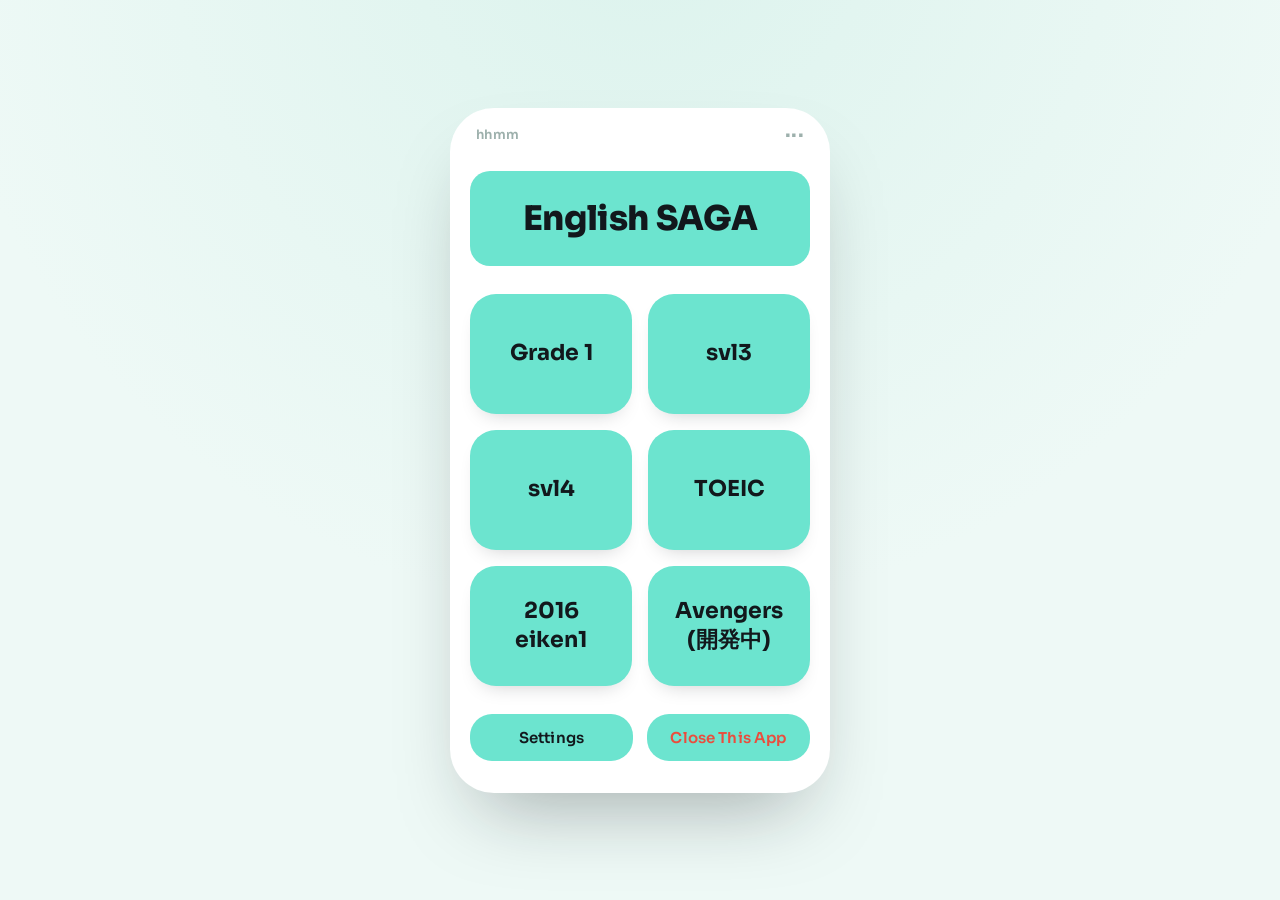
<file: index.html>
<!DOCTYPE html>
<html lang="ja">
<head>
<meta charset="UTF-8">
<meta name="viewport" content="width=device-width, initial-scale=1.0">
<title>English SAGA</title>
<link rel="preconnect" href="https://fonts.googleapis.com">
<link rel="preconnect" href="https://fonts.gstatic.com" crossorigin>
<link href="https://fonts.googleapis.com/css2?family=Sora:wght@500;600;700;800&display=swap" rel="stylesheet">
<link rel="stylesheet" href="main.css">
<script src="theme.js"></script>
</head>
<body>
  <main class="stage">
    <div class="device">
      <div class="statusbar" aria-hidden="true">
        <span class="statusbar__time">hhmm</span>
        <span class="statusbar__icons">•••</span>
      </div>
      <header class="topbar">
        <h1 class="topbar__title">English SAGA</h1>
      </header>
      <nav class="menu" aria-label="学習カテゴリ">
        <button type="button" class="tile" data-category="grade1" data-csv="./csv_files/eiken1.csv">
          <span class="tile__label">Grade 1</span>
        </button>
        <button type="button" class="tile" data-category="svl3" data-csv="./csv_files/svl3.csv">
          <span class="tile__label">svl3</span>
        </button>
        <button type="button" class="tile" data-category="svl4" data-csv="./csv_files/svl4.csv">
          <span class="tile__label">svl4</span>
        </button>
        <button type="button" class="tile" data-category="toeic" data-csv="./csv_files/toeic.csv">
          <span class="tile__label">TOEIC</span>
        </button>
        <button type="button" class="tile" data-category="eiken1_2016" data-csv="./csv_files/eiken1_2016_word.csv">
          <span class="tile__label">2016<br>eiken1</span>
        </button>
        <button type="button" class="tile" data-category="avengers" data-csv="./avengers/avengers.csv">
          <span class="tile__label">Avengers<br>(開発中)</span>
        </button>
      </nav>
      <footer class="footer">
        <button type="button" class="pill pill--date" id="settingsBtn">
          <span class="pill__label">Settings</span>
        </button>
        <button type="button" class="pill pill--exit">
          <span class="pill__label">Close This App</span>
        </button>
      </footer>
    </div>
  </main>
<script src="index.js"></script>
</body>
</html>
</file>
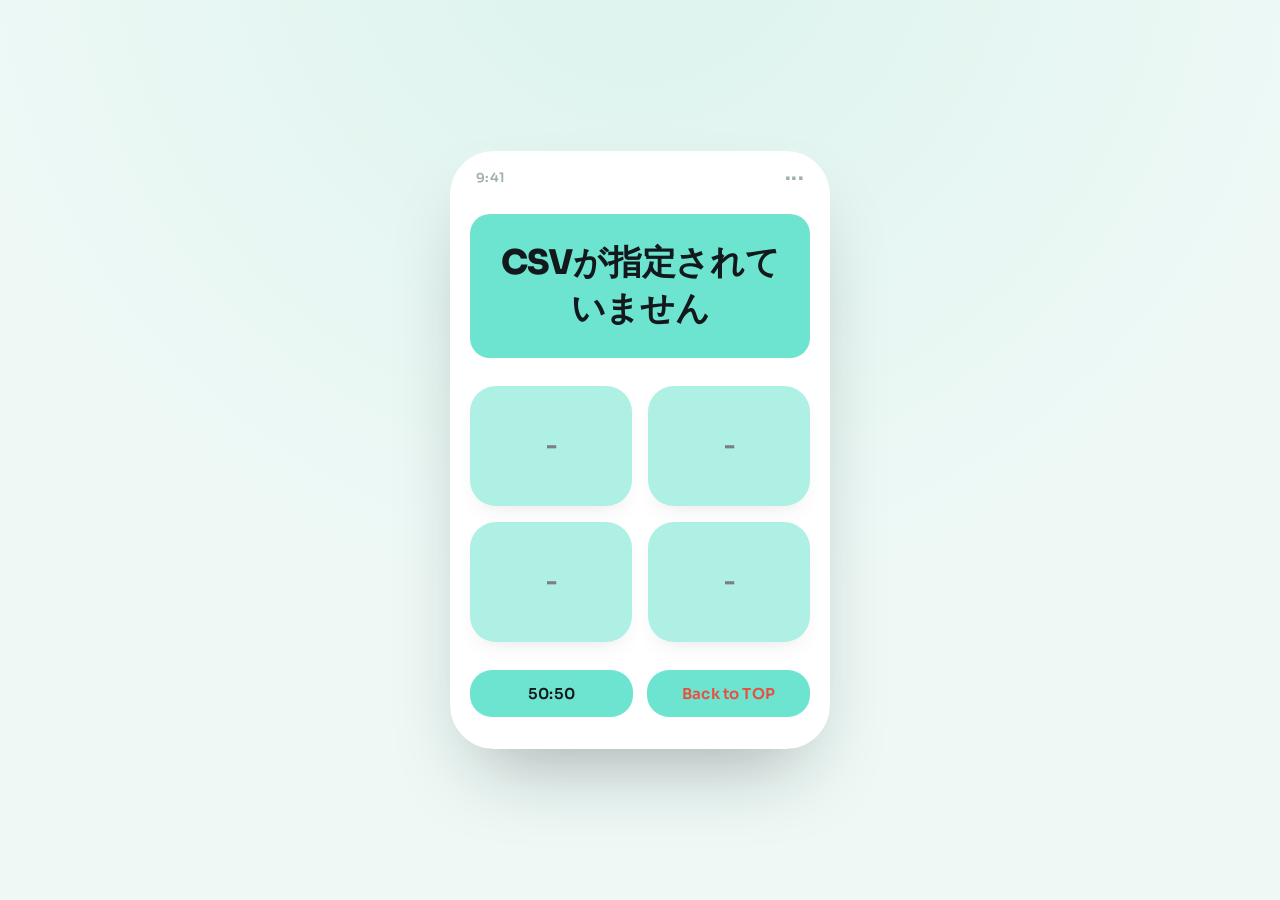
<file: game.html>
<!DOCTYPE html>
<html lang="ja">
<head>
<meta charset="UTF-8">
<meta name="viewport" content="width=device-width, initial-scale=1.0">
<title>English SAGA — Quiz</title>
<link rel="preconnect" href="https://fonts.googleapis.com">
<link rel="preconnect" href="https://fonts.gstatic.com" crossorigin>
<link href="https://fonts.googleapis.com/css2?family=Sora:wght@500;600;700;800&display=swap" rel="stylesheet">
<link rel="stylesheet" href="main.css">
<script src="theme.js"></script>
</head>
<body>

  <main class="stage">
    <div class="device">

      <div class="statusbar" aria-hidden="true">
        <span class="statusbar__time">9:41</span>
        <span class="statusbar__icons">•••</span>
      </div>

      <header class="topbar">
        <h1 class="topbar__title" id="quizWord" aria-live="polite">EN_Word</h1>
      </header>

      <nav class="menu" aria-label="選択肢">
        <button type="button" class="tile" data-index="0">
          <span class="tile__label">Option 1</span>
        </button>

        <button type="button" class="tile" data-index="1">
          <span class="tile__label">Option 2</span>
        </button>

        <button type="button" class="tile" data-index="2">
          <span class="tile__label">Option 3</span>
        </button>

        <button type="button" class="tile" data-index="3">
          <span class="tile__label">Option 4</span>
        </button>
      </nav>

      <footer class="footer">
        <button type="button" class="pill pill--date" id="fiftyFiftyBtn">
          <span class="pill__label">50:50</span>
        </button>

        <button type="button" class="pill pill--exit" id="exitBtn">
          <span class="pill__label">Back to TOP</span>
        </button>
      </footer>

    </div>
  </main>

<script src="game.js"></script>
</body>
</html>
</file>
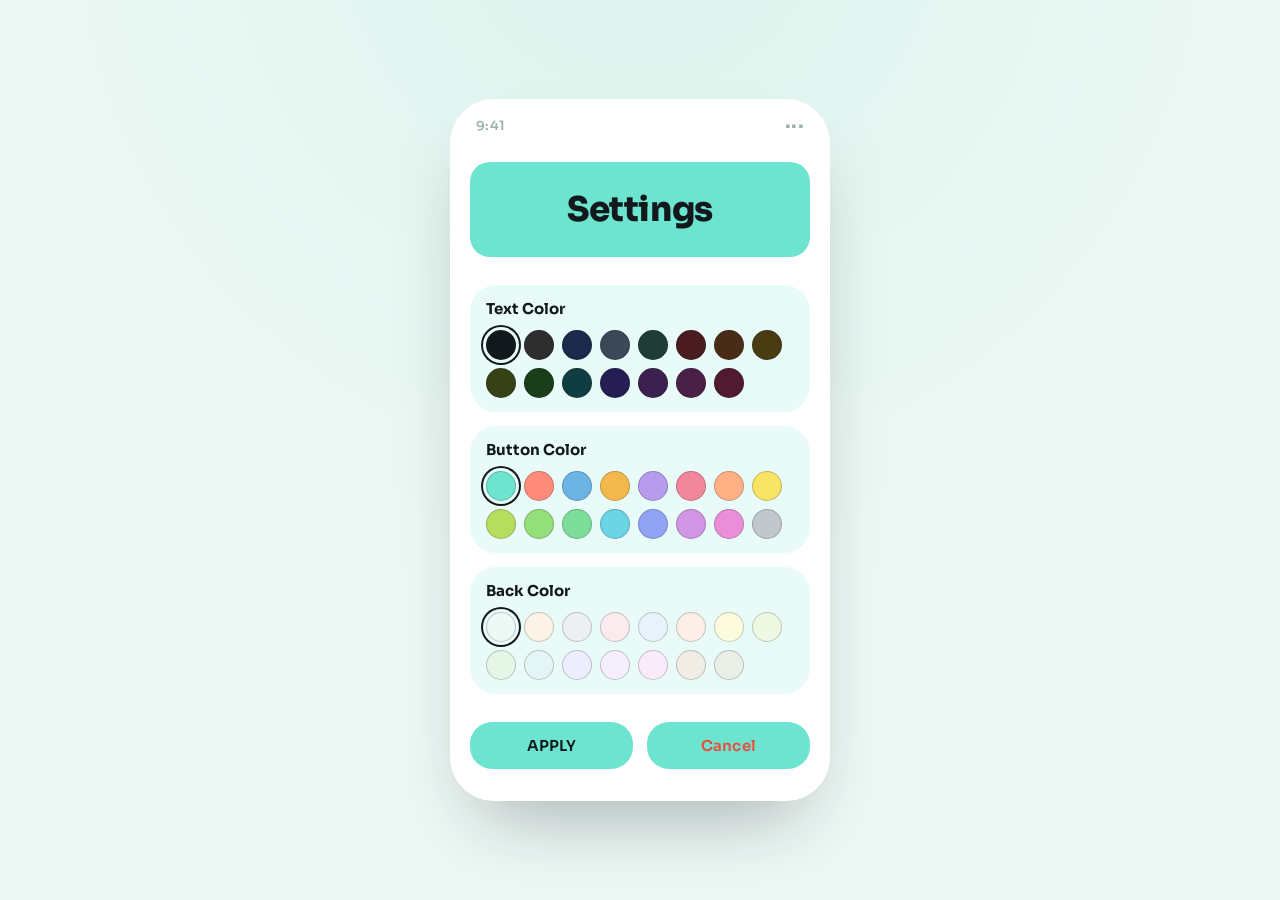
<file: settings.html>
<!DOCTYPE html>
<html lang="ja">
<head>
<meta charset="UTF-8">
<meta name="viewport" content="width=device-width, initial-scale=1.0">
<title>English SAGA — Settings</title>
<link rel="preconnect" href="https://fonts.googleapis.com">
<link rel="preconnect" href="https://fonts.gstatic.com" crossorigin>
<link href="https://fonts.googleapis.com/css2?family=Sora:wght@500;600;700;800&display=swap" rel="stylesheet">
<link rel="stylesheet" href="main.css">
<script src="theme.js"></script>
</head>
<body>

  <main class="stage">
    <div class="device">

      <div class="statusbar" aria-hidden="true">
        <span class="statusbar__time">9:41</span>
        <span class="statusbar__icons">•••</span>
      </div>

      <header class="topbar">
        <h1 class="topbar__title">Settings</h1>
      </header>

      <!-- 色見本(丸ボタン)は settings.js が PALETTES から生成する -->
      <section class="settings-list" aria-label="カラー設定">
        <div class="settings-row settings-row--swatches">
          <span class="settings-row__label" id="textColorLabel">Text Color</span>
          <div class="swatches" id="textColorSwatches" role="group" aria-labelledby="textColorLabel"></div>
        </div>

        <div class="settings-row settings-row--swatches">
          <span class="settings-row__label" id="buttonColorLabel">Button Color</span>
          <div class="swatches" id="buttonColorSwatches" role="group" aria-labelledby="buttonColorLabel"></div>
        </div>

        <div class="settings-row settings-row--swatches">
          <span class="settings-row__label" id="backColorLabel">Back Color</span>
          <div class="swatches" id="backColorSwatches" role="group" aria-labelledby="backColorLabel"></div>
        </div>
      </section>

      <!-- 読みにくい色の組み合わせで APPLY したときだけ表示される -->
      <div class="settings-message" id="contrastMessage" role="alert" hidden></div>

      <footer class="footer">
        <button type="button" class="pill pill--date" id="applyBtn">
          <span class="pill__label">APPLY</span>
        </button>

        <button type="button" class="pill pill--exit" id="cancelBtn">
          <span class="pill__label">Cancel</span>
        </button>
      </footer>

    </div>
  </main>

<script src="settings.js"></script>
</body>
</html>
</file>
<file: main.css>
/* ==========================================================================
   English SAGA — Top screen mockup
   Tokens
   ========================================================================== */

:root {
  --color-canvas: #EEF9F6;
  --color-canvas-edge: #DCF3ED;
  --color-surface: #FFFFFF;

  --color-mint: #6CE4CF;
  --color-mint-strong: #45D2B7;
  --color-mint-press: #33BFA5;
  --color-mint-soft: #E4FBF6;

  --color-ink: #12181C;
  --color-ink-soft: #5B6C68;
  --color-ink-faint: #9DB0AC;

  --color-alert: #EA4D3D;
  --color-alert-press: #D33F30;

  /* 不正解の×印・赤枠の色。theme.js がボタン色の補色で上書きする */
  --color-cross: #EA4D3D;
  --color-cross-soft: #FDE3E0;

  --font-display: "Sora", "Hiragino Sans", "Noto Sans JP", sans-serif;

  --radius-device: 44px;
  --radius-tile: 26px;
  --radius-pill: 22px;

  --shadow-device: 0 40px 80px -30px rgba(18, 24, 28, 0.35);
  --shadow-tile: 0 10px 20px -12px rgba(18, 24, 28, 0.25);
}

/* ==========================================================================
   Reset & base
   ========================================================================== */

*,
*::before,
*::after {
  box-sizing: border-box;
}

body {
  margin: 0;
  font-family: var(--font-display);
  color: var(--color-ink);
  -webkit-font-smoothing: antialiased;
}

button {
  font-family: inherit;
  border: none;
  cursor: pointer;
  -webkit-tap-highlight-color: transparent;
}

a.pill {
  text-decoration: none;
  -webkit-tap-highlight-color: transparent;
}

/* ==========================================================================
   Stage — the neutral backdrop the phone mockup sits on
   ========================================================================== */

.stage {
  min-height: 100vh;
  display: flex;
  align-items: center;
  justify-content: center;
  padding: 48px 20px;
  background:
    radial-gradient(circle at 50% -10%, var(--color-canvas-edge), var(--color-canvas) 60%);
}

/* ==========================================================================
   Device — the app screen itself
   ========================================================================== */

.device {
  width: 100%;
  max-width: 380px;
  background: var(--color-surface);
  border-radius: var(--radius-device);
  box-shadow: var(--shadow-device);
  padding: 14px 20px 32px;
  display: flex;
  flex-direction: column;
  gap: 28px;
}

.statusbar {
  display: flex;
  align-items: center;
  justify-content: space-between;
  padding: 4px 6px 0;
  font-size: 13px;
  font-weight: 600;
  color: var(--color-ink-faint);
  letter-spacing: 0.02em;
}

/* ==========================================================================
   Top bar — app title band
   ========================================================================== */

.topbar {
  background: var(--color-mint);
  border-radius: 20px;
  padding: 26px 16px;
  display: flex;
  align-items: center;
  justify-content: center;
}

.topbar__title {
  margin: 0;
  font-size: clamp(28px, 7vw, 34px);
  font-weight: 800;
  letter-spacing: -0.01em;
  color: var(--color-ink);
  text-align: center;
}

/* ==========================================================================
   Menu — 2x2 category grid
   ========================================================================== */

.menu {
  display: grid;
  grid-template-columns: repeat(2, 1fr);
  gap: 16px;
}

.tile {
  background: var(--color-mint);
  border-radius: var(--radius-tile);
  min-height: 120px;
  padding: 16px 8px;
  display: flex;
  align-items: center;
  justify-content: center;
  box-shadow: var(--shadow-tile);
  transition: transform 0.15s ease, background-color 0.15s ease, box-shadow 0.15s ease;
}

.tile__label {
  font-size: clamp(16px, 4.2vw, 22px);
  font-weight: 700;
  color: var(--color-ink);
  text-align: center;
  padding: 0 8px;
  line-height: 1.3;
}

/* 文字数が多い選択肢は、タイルが伸びすぎないようフォントを段階的に縮小する */
.tile__label--long {
  font-size: clamp(13px, 3.4vw, 16px);
  line-height: 1.25;
}

.tile__label--very-long {
  font-size: clamp(11px, 2.8vw, 13px);
  line-height: 1.2;
}

.tile:hover {
  background: var(--color-mint-strong);
  transform: translateY(-2px);
  box-shadow: 0 16px 26px -14px rgba(18, 24, 28, 0.32);
}

.tile:active {
  background: var(--color-mint-press);
  transform: translateY(0);
  box-shadow: 0 6px 12px -8px rgba(18, 24, 28, 0.3);
}

.tile:focus-visible {
  outline: 3px solid var(--color-ink);
  outline-offset: 3px;
}

/* Quiz answer feedback states (game.html) */

.tile {
  position: relative; /* ×印・✓バッジの配置基準 */
}

.tile--locked {
  cursor: default;
  opacity: 0.55;
  transform: none !important;
}

.tile--locked:hover {
  background: var(--color-mint);
  box-shadow: var(--shadow-tile);
}

/* --- 正解: 濃い色・太い枠・拡大・✓バッジで強調 --- */
.tile--correct.tile--locked {
  opacity: 1;
  z-index: 2;
  background: var(--color-mint-strong);
  box-shadow:
    0 0 0 4px var(--color-ink),
    0 18px 30px -14px rgba(18, 24, 28, 0.45);
  scale: 1.06;
  animation: tile-correct-pop 0.35s ease-out;
}

.tile--correct .tile__label {
  font-weight: 800;
}

.tile--correct::before {
  content: "✓";
  position: absolute;
  top: -12px;
  right: -12px;
  width: 34px;
  height: 34px;
  border-radius: 50%;
  background: var(--color-ink);
  color: #FFFFFF;
  font-size: 20px;
  font-weight: 800;
  line-height: 34px;
  text-align: center;
  box-shadow: 0 4px 10px rgba(18, 24, 28, 0.3);
}

/* --- 不正解: 色を落として×印(ボタン色の補色)を重ねる --- */
.tile--wrong.tile--locked {
  opacity: 1; /* ×印まで薄くならないよう、タイル自体は不透明のまま */
  background: var(--color-mint-soft);
  box-shadow: none;
}

.tile--wrong .tile__label {
  opacity: 0.4;
}

.tile--wrong::after {
  content: "";
  position: absolute;
  inset: -10px;
  pointer-events: none;
  /* ×印の形をマスクで切り抜き、色は --color-cross(ボタン色の補色)で塗る */
  background: var(--color-cross);
  -webkit-mask: url("data:image/svg+xml,%3Csvg xmlns='http://www.w3.org/2000/svg' viewBox='0 0 100 100' preserveAspectRatio='none'%3E%3Cpath d='M4 4L96 96M96 4L4 96' stroke='%23000' stroke-width='5' stroke-linecap='round' vector-effect='non-scaling-stroke'/%3E%3C/svg%3E") center / 100% 100% no-repeat;
  mask: url("data:image/svg+xml,%3Csvg xmlns='http://www.w3.org/2000/svg' viewBox='0 0 100 100' preserveAspectRatio='none'%3E%3Cpath d='M4 4L96 96M96 4L4 96' stroke='%23000' stroke-width='5' stroke-linecap='round' vector-effect='non-scaling-stroke'/%3E%3C/svg%3E") center / 100% 100% no-repeat;
  animation: tile-wrong-cross 0.25s ease-out;
}

/* 自分が選んだ不正解は、補色の枠と薄い補色の背景でさらに目立たせる */
.tile--incorrect.tile--locked {
  background: var(--color-cross-soft);
  box-shadow: 0 0 0 4px var(--color-cross);
}

@keyframes tile-correct-pop {
  0%   { scale: 1; }
  60%  { scale: 1.1; }
  100% { scale: 1.06; }
}

@keyframes tile-wrong-cross {
  from { opacity: 0; scale: 0.85; }
  to   { opacity: 1; scale: 1; }
}

/* ==========================================================================
   Footer — utility row (date stamp + exit)
   ========================================================================== */

.footer {
  display: flex;
  gap: 14px;
}

.pill {
  flex: 1;
  border-radius: var(--radius-pill);
  padding: 14px 12px;
  display: flex;
  align-items: center;
  justify-content: center;
  transition: transform 0.15s ease, background-color 0.15s ease;
}

.pill__label {
  font-size: 15px;
  font-weight: 600;
  letter-spacing: 0.01em;
}

.pill--date {
  background: var(--color-mint);
}

.pill--date .pill__label {
  color: var(--color-ink);
}

.pill--date:hover {
  background: var(--color-mint-strong);
}

.pill--date:active {
  background: var(--color-mint-press);
  transform: translateY(1px);
}

.pill--exit {
  background: var(--color-mint);
}

.pill--exit .pill__label {
  color: var(--color-alert);
}

.pill--exit:hover {
  background: var(--color-mint-strong);
}

.pill--exit:active {
  background: var(--color-mint-press);
  transform: translateY(1px);
}

.pill:focus-visible {
  outline: 3px solid var(--color-ink);
  outline-offset: 3px;
}

/* ==========================================================================
   Settings — color pickers (settings.html)
   ========================================================================== */

.settings-list {
  display: flex;
  flex-direction: column;
  gap: 14px;
}

.settings-row {
  display: flex;
  align-items: center;
  justify-content: space-between;
  gap: 12px;
  background: var(--color-mint-soft);
  border-radius: var(--radius-tile);
  padding: 14px 16px;
}

.settings-row__label {
  font-size: 15px;
  font-weight: 700;
  color: var(--color-ink);
}

.settings-row__select {
  font-family: inherit;
  font-size: 14px;
  font-weight: 600;
  color: var(--color-ink);
  background: var(--color-surface);
  border: none;
  border-radius: var(--radius-pill);
  padding: 8px 12px;
  cursor: pointer;
}

.settings-row__select:focus-visible {
  outline: 3px solid var(--color-ink);
  outline-offset: 2px;
}

/* 色見本(丸ボタン)。選択中は ink 色のリングで示す(色に頼らず形でも分かる) */

.settings-row--swatches {
  flex-direction: column;
  align-items: stretch;
  gap: 12px;
}

.swatches {
  display: flex;
  flex-wrap: wrap;
  gap: 8px;
  padding: 5px; /* 選択リングが切れないよう余白を確保 */
  margin: -5px;  /* 余白分を打ち消し、見出しと左端をそろえる */
}

.swatch {
  width: 30px;
  height: 30px;
  padding: 0;
  border-radius: 50%;
  background: var(--swatch);
  /* 背景色の見本は白に近いので、輪郭線を付けて行の背景と区別する */
  border: 1px solid rgba(18, 24, 28, 0.22);
  transition: transform 0.15s ease, box-shadow 0.15s ease;
}

.swatch:hover {
  transform: scale(1.12);
}

.swatch[aria-pressed="true"] {
  box-shadow:
    0 0 0 3px var(--color-mint-soft),
    0 0 0 5px var(--color-ink);
}

.swatch:focus-visible {
  outline: 3px solid var(--color-ink);
  outline-offset: 3px;
}

/* 読みにくい組み合わせで APPLY したときの警告 */

.settings-message {
  padding: 12px 14px;
  border-radius: 16px;
  border-left: 5px solid var(--color-alert);
  background: #FDE3E0;
  color: #5A1710;
  font-size: 13px;
  font-weight: 600;
  line-height: 1.55;
}

.settings-message p {
  margin: 0;
}

.settings-message p + p {
  margin-top: 6px;
}

/* ==========================================================================
   Small screens
   ========================================================================== */

@media (max-width: 360px) {
  .device {
    padding: 12px 14px 24px;
    border-radius: 32px;
  }

  .footer {
    flex-direction: column;
  }
}

/* ==========================================================================
   Reduced motion
   ========================================================================== */

@media (prefers-reduced-motion: reduce) {
  .tile,
  .pill,
  .swatch {
    transition: none;
  }

  .tile--correct.tile--locked,
  .tile--wrong::after {
    animation: none;
  }
}

/* ==========================================================================
   Notice (avengers フォルダ作成の案内)
   ========================================================================== */

.notice {
  position: fixed;
  inset: 0;
  z-index: 100;
  display: flex;
  align-items: center;
  justify-content: center;
  padding: 16px;
  background: rgba(18, 24, 28, 0.45);
}

.notice__box {
  width: 100%;
  max-width: 340px;
  padding: 24px 20px 20px;
  border-radius: var(--radius-tile);
  background: var(--color-surface);
  color: var(--color-ink);
  box-shadow: var(--shadow-device);
  text-align: center;
  font-family: var(--font-display);
}

.notice__title {
  margin: 0 0 12px;
  font-size: 17px;
  font-weight: 700;
}

.notice__text {
  margin: 0;
  font-size: 14px;
  line-height: 1.6;
}

.notice__text--sub {
  margin-top: 4px;
  font-size: 12px;
  color: var(--color-ink-soft);
}

.notice__name {
  margin: 12px 0;
  padding: 10px;
  border-radius: 12px;
  background: var(--color-mint-soft);
  font-size: 22px;
  font-weight: 800;
  letter-spacing: 0.04em;
  user-select: all;
}

.notice__actions {
  display: flex;
  flex-direction: column;
  gap: 10px;
  margin-top: 18px;
}

.notice__actions .pill {
  width: 100%;
}
</file>
